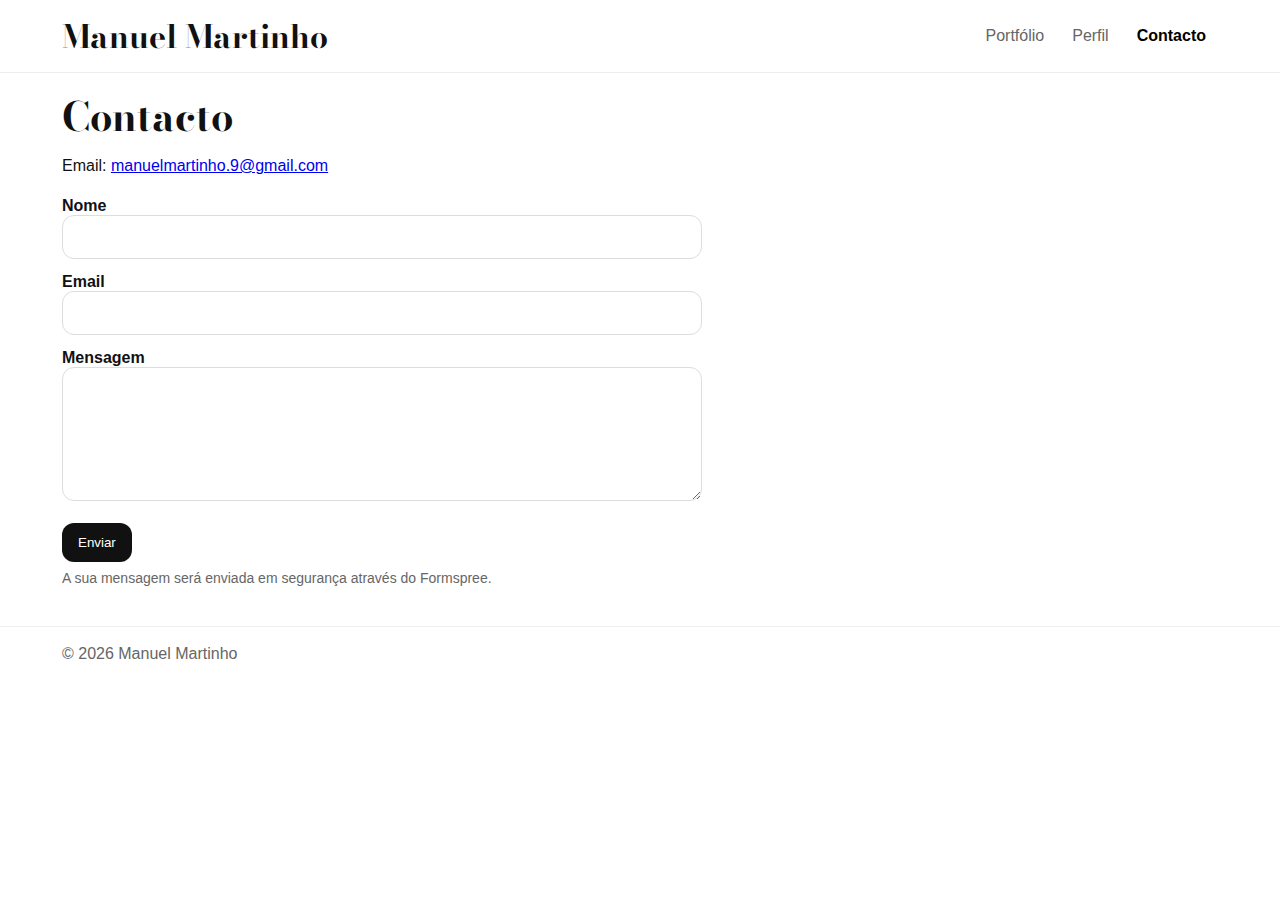
<file: contact.html>
<!DOCTYPE html>
<html lang="pt">
<head>
  <meta charset="UTF-8" />
  <meta name="viewport" content="width=device-width, initial-scale=1" />
  <title>Contacto — Manuel Martinho</title>
  <meta name="description" content="Página de contacto do designer gráfico Manuel Martinho." />
  <link rel="preconnect" href="https://fonts.googleapis.com">
  <link rel="preconnect" href="https://fonts.gstatic.com" crossorigin>
  <link href="https://fonts.googleapis.com/css2?family=Bodoni+Moda:wght@700&display=swap" rel="stylesheet">
  <link rel="stylesheet" href="style.css" />
</head>
<body>
  <header class="site-header">
    <div class="wrap">
      <a class="brand" href="index.html">Manuel Martinho</a>
      <button class="nav-toggle" aria-expanded="false" aria-controls="site-nav" aria-label="Abrir menu">☰</button>
      <nav id="site-nav" class="nav" data-collapsible>
        <a href="index.html#work">Portfólio</a>
        <a href="profile.html">Perfil</a>
        <a class="active" href="contact.html">Contacto</a>
      </nav>
    </div>
  </header>

  <main class="wrap contact">
    <h1 class="page-title">Contacto</h1>
    <p>Email: <a href="mailto:manuelmartinho.9@gmail.com">manuelmartinho.9@gmail.com</a></p>

    <form id="contactForm" class="contact-form" 
          action="https://formspree.io/f/xdklyzdj" 
          method="POST">
      <input type="hidden" name="_subject" value="Nova mensagem do portfólio">
      <input type="text" name="_gotcha" style="display:none" tabindex="-1" autocomplete="off">

      <label>Nome
        <input type="text" name="name" required>
      </label>

      <label>Email
        <input type="email" name="email" required>
      </label>

      <label>Mensagem
        <textarea name="message" rows="6" required></textarea>
      </label>

      <button type="submit">Enviar</button>
      <div id="formOk" class="alert">Mensagem enviada com sucesso.</div>
      <div id="formErr" class="alert">Não foi possível enviar. Tente novamente.</div>
      <p class="form-note">A sua mensagem será enviada em segurança através do Formspree.</p>
    </form>
  </main>

  <footer class="site-footer">
    <div class="wrap">© <span id="y"></span> Manuel Martinho</div>
    <script>document.getElementById('y').textContent=new Date().getFullYear()</script>
  </footer>

  <script>
    // menu móvel
    (function () {
      const btn = document.querySelector('.nav-toggle');
      const nav = document.getElementById('site-nav');
      if (!btn || !nav) return;
      btn.addEventListener('click', () => {
        const open = btn.getAttribute('aria-expanded') === 'true';
        btn.setAttribute('aria-expanded', String(!open));
        nav.classList.toggle('open', !open);
      });
    })();

    // envio ajax do formulário
    (function () {
      const form = document.getElementById('contactForm');
      const ok = document.getElementById('formOk');
      const err = document.getElementById('formErr');
      if (!form) return;
      form.addEventListener('submit', async (e) => {
        e.preventDefault();
        ok.classList.remove('show'); err.classList.remove('show');
        try {
          const resp = await fetch(form.action, {
            method: 'POST',
            headers: { 'Accept': 'application/json' },
            body: new FormData(form)
          });
          if (resp.ok) { form.reset(); ok.classList.add('show'); }
          else { err.classList.add('show'); }
        } catch { err.classList.add('show'); }
      });
    })();
  </script>
</body>
</html>
</file>
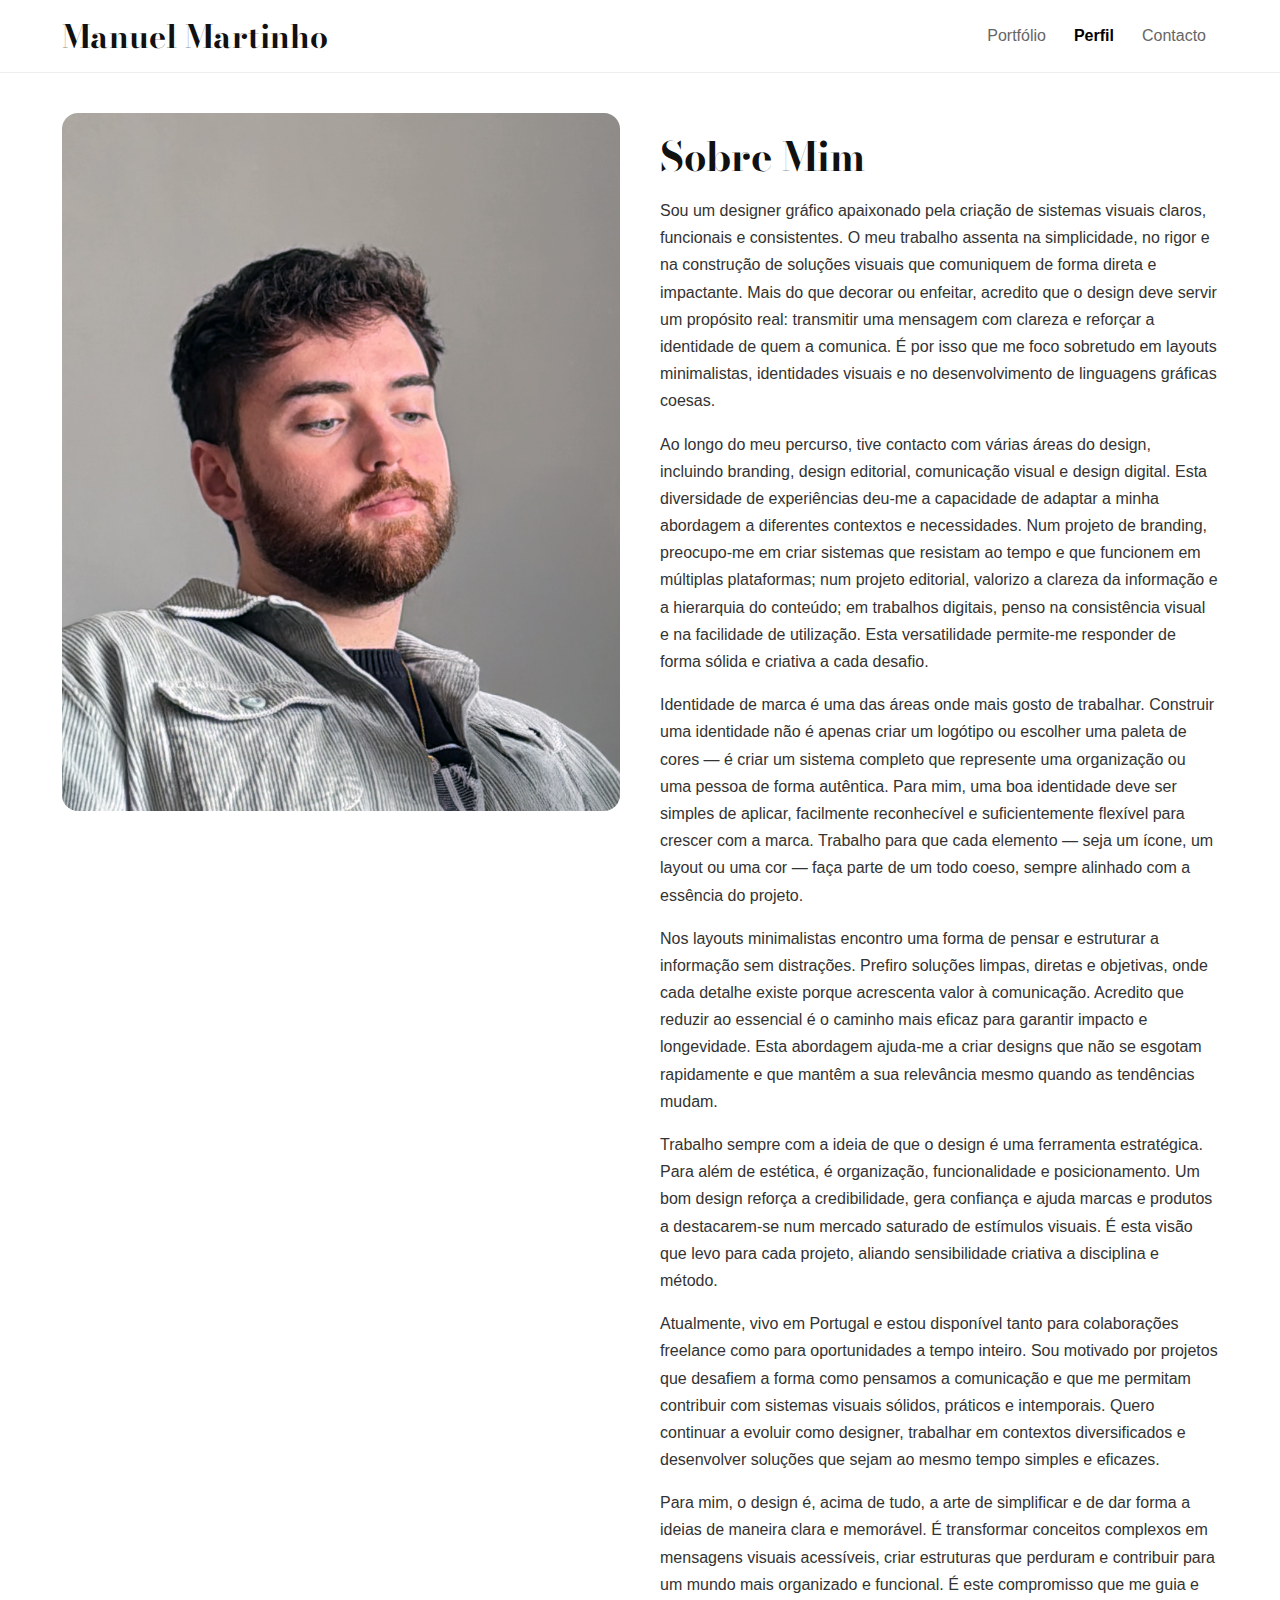
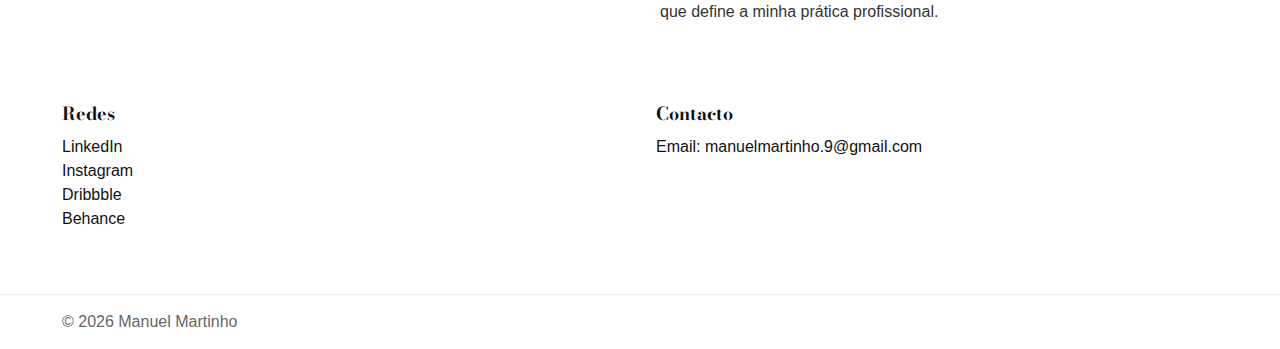
<file: profile.html>
<!DOCTYPE html>
<html lang="pt">
<head>
  <meta charset="UTF-8" />
  <meta name="viewport" content="width=device-width, initial-scale=1" />
  <title>Perfil — Manuel Martinho</title>
  <meta name="description" content="Perfil do designer gráfico Manuel Martinho." />
  <link rel="preconnect" href="https://fonts.googleapis.com">
  <link rel="preconnect" href="https://fonts.gstatic.com" crossorigin>
  <link href="https://fonts.googleapis.com/css2?family=Bodoni+Moda:wght@700&display=swap" rel="stylesheet">
  <link rel="stylesheet" href="style.css" />
</head>
<body>
  <header class="site-header">
    <div class="wrap">
      <a class="brand" href="index.html">Manuel Martinho</a>
      <button class="nav-toggle" aria-expanded="false" aria-controls="site-nav" aria-label="Toggle menu">☰</button>
      <nav id="site-nav" class="nav" data-collapsible>
        <a href="index.html#work">Portfólio</a>
        <a class="active" href="profile.html">Perfil</a>
        <a href="contact.html">Contacto</a>
      </nav>
    </div>
  </header>

  <main class="wrap">
    <section class="profile-wrap">
      <div class="profile-photo">
        <img src="images/profile-photo.PNG" alt="Retrato de Manuel Martinho">
      </div>
      <div class="profile-text">
        <h1 class="page-title">Sobre Mim</h1>
        <p>Sou um designer gráfico apaixonado pela criação de sistemas visuais claros, funcionais e consistentes. O meu trabalho assenta na simplicidade, no rigor e na construção de soluções visuais que comuniquem de forma direta e impactante. Mais do que decorar ou enfeitar, acredito que o design deve servir um propósito real: transmitir uma mensagem com clareza e reforçar a identidade de quem a comunica. É por isso que me foco sobretudo em layouts minimalistas, identidades visuais e no desenvolvimento de linguagens gráficas coesas.</p>

        <p>Ao longo do meu percurso, tive contacto com várias áreas do design, incluindo branding, design editorial, comunicação visual e design digital. Esta diversidade de experiências deu-me a capacidade de adaptar a minha abordagem a diferentes contextos e necessidades. Num projeto de branding, preocupo-me em criar sistemas que resistam ao tempo e que funcionem em múltiplas plataformas; num projeto editorial, valorizo a clareza da informação e a hierarquia do conteúdo; em trabalhos digitais, penso na consistência visual e na facilidade de utilização. Esta versatilidade permite-me responder de forma sólida e criativa a cada desafio.</p>
        
        <p>Identidade de marca é uma das áreas onde mais gosto de trabalhar. Construir uma identidade não é apenas criar um logótipo ou escolher uma paleta de cores — é criar um sistema completo que represente uma organização ou uma pessoa de forma autêntica. Para mim, uma boa identidade deve ser simples de aplicar, facilmente reconhecível e suficientemente flexível para crescer com a marca. Trabalho para que cada elemento — seja um ícone, um layout ou uma cor — faça parte de um todo coeso, sempre alinhado com a essência do projeto.</p>
        
        <p>Nos layouts minimalistas encontro uma forma de pensar e estruturar a informação sem distrações. Prefiro soluções limpas, diretas e objetivas, onde cada detalhe existe porque acrescenta valor à comunicação. Acredito que reduzir ao essencial é o caminho mais eficaz para garantir impacto e longevidade. Esta abordagem ajuda-me a criar designs que não se esgotam rapidamente e que mantêm a sua relevância mesmo quando as tendências mudam.</p>
        
        <p>Trabalho sempre com a ideia de que o design é uma ferramenta estratégica. Para além de estética, é organização, funcionalidade e posicionamento. Um bom design reforça a credibilidade, gera confiança e ajuda marcas e produtos a destacarem-se num mercado saturado de estímulos visuais. É esta visão que levo para cada projeto, aliando sensibilidade criativa a disciplina e método.</p>
        
        <p>Atualmente, vivo em Portugal e estou disponível tanto para colaborações freelance como para oportunidades a tempo inteiro. Sou motivado por projetos que desafiem a forma como pensamos a comunicação e que me permitam contribuir com sistemas visuais sólidos, práticos e intemporais. Quero continuar a evoluir como designer, trabalhar em contextos diversificados e desenvolver soluções que sejam ao mesmo tempo simples e eficazes.</p>
        
        <p>Para mim, o design é, acima de tudo, a arte de simplificar e de dar forma a ideias de maneira clara e memorável. É transformar conceitos complexos em mensagens visuais acessíveis, criar estruturas que perduram e contribuir para um mundo mais organizado e funcional. É este compromisso que me guia e que define a minha prática profissional.</p>
        
      </div>
    </section>

    <!-- Galeria de trabalhos -->
    <!-- <section class="gallery">
      <div class="shot"><img src="images/work-detail1.png" alt="Detalhe do trabalho 1"></div>
      <div class="shot"><img src="images/work-detail2.png" alt="Detalhe do trabalho 2"></div>
      <div class="shot"><img src="images/work-detail3.png" alt="Detalhe do trabalho 3"></div>
      <div class="shot"><img src="images/work-detail4.png" alt="Detalhe do trabalho 4"></div> -->
    </section>

    <!-- Ligações sociais -->
    <section class="profile-footer">
      <div>
        <h3>Redes</h3>
        <ul>
          <li><a href="#" target="_blank">LinkedIn</a></li>
          <li><a href="#" target="_blank">Instagram</a></li>
          <li><a href="#" target="_blank">Dribbble</a></li>
          <li><a href="#" target="_blank">Behance</a></li>
        </ul>
      </div>
      <div>
        <h3>Contacto</h3>
        <ul>
          <li>Email: <a href="mailto:manuelmartinho.9@gmail.com">manuelmartinho.9@gmail.com</a></li>
        </ul>
      </div>
    </section>
  </main>

  <footer class="site-footer">
    <div class="wrap">© <span id="y"></span> Manuel Martinho</div>
    <script>document.getElementById('y').textContent=new Date().getFullYear()</script>
  </footer>

  <script>
    (function () {
      const btn = document.querySelector('.nav-toggle');
      const nav = document.getElementById('site-nav');
      if (!btn || !nav) return;
      btn.addEventListener('click', () => {
        const open = btn.getAttribute('aria-expanded') === 'true';
        btn.setAttribute('aria-expanded', String(!open));
        nav.classList.toggle('open', !open);
      });
    })();
  </script>
</body>
</html>
</file>
<file: style.css>
:root{ --wrap:1200px; --gap:24px }

/* Reset */
*{ box-sizing:border-box }
html,body{ margin:0 }
body{
  font-family:-apple-system, BlinkMacSystemFont, "Helvetica Neue", Helvetica, Arial, "Inter", sans-serif;
  color:#111; background:#fff;
}

/* Header */
.site-header{ position:sticky; top:0; z-index:10; background:#fff; border-bottom:1px solid #eee }
.wrap{ max-width:var(--wrap); margin:0 auto; padding:0 22px }
.site-header .wrap{ display:flex; align-items:center; justify-content:space-between; height:72px }
.brand{ font-family:"Bodoni Moda", serif; font-weight:700; font-size:32px; text-decoration:none; color:#111 }
nav a{ color:#666; text-decoration:none; padding:8px 12px }
nav a.active, nav a:hover{ color:#000; font-weight:600 }

/* Grid */
.grid{ display:grid; grid-template-columns:repeat(12,1fr); gap:var(--gap); margin:28px 0 }
.span-7{ grid-column:span 7 } .span-6{ grid-column:span 6 } .span-5{ grid-column:span 5 } .span-4{ grid-column:span 4 }
.hero-row .span-7{ order:2 } .hero-row .span-5{ order:1 }
@media (max-width:980px){ .span-7,.span-6,.span-5,.span-4{ grid-column:span 12 } }

/* Cards */
.card{ position:relative; display:block; border-radius:22px; overflow:hidden }
.ar-3x2{ aspect-ratio:3/2 } .ar-16x9{ aspect-ratio:16/9 } .ar-1x1{ aspect-ratio:1/1 }
.card img{ position:absolute; inset:0; width:100%; height:100%; object-fit:contain; object-position:center;
  transition:transform .35s ease, filter .35s ease; filter:saturate(1) }
.card:hover img{ transform:scale(1.02); filter:saturate(1.05) }

/* Overlay */
.overlay{ position:absolute; inset:0; display:flex; flex-direction:column; justify-content:center; align-items:center;
  text-align:center; background:rgba(0,0,0,.55); color:#fff; opacity:0; transition:opacity .25s ease; padding:22px }
.overlay h4{ font:700 24px/1 "Bodoni Moda", serif; margin:0 0 8px }
.overlay p{ margin:0; font-size:14px; color:#e5e7eb }
.card:hover .overlay{ opacity:1 }

/* Case / page titles */
.page-title{ font:700 40px/1.2 "Bodoni Moda", serif; margin:20px 0 8px }

/* Profile layout */
.profile-wrap{ display:grid; grid-template-columns:1fr 1fr; gap:40px; align-items:start; margin:40px 0 }
.profile-photo img{ width:100%; border-radius:16px; object-fit:cover }
.profile-text p{ line-height:1.7; color:#333; margin-bottom:16px }
.profile-footer{ display:grid; grid-template-columns:repeat(auto-fit,minmax(200px,1fr)); gap:32px; margin:60px 0 }
.profile-footer h3{ font:700 18px/1.4 "Bodoni Moda", serif; margin:0 0 12px }
.profile-footer ul{ list-style:none; padding:0; margin:0 }
.profile-footer li{ margin-bottom:6px }
.profile-footer a{ text-decoration:none; color:#111 }
.profile-footer a:hover{ text-decoration:underline }
@media(max-width:900px){ .profile-wrap{ grid-template-columns:1fr } }

/* Contact form */
.contact-form{ max-width:640px; margin:22px 0 }
.contact-form label{ display:block; font-weight:600; margin:14px 0 6px }
.contact-form input, .contact-form textarea{
  width:100%; padding:12px 14px; border:1px solid #ddd; border-radius:12px; font:inherit
}
.contact-form button{
  margin-top:12px; padding:12px 16px; border:0; border-radius:12px; background:#111; color:#fff; cursor:pointer
}
.contact-form button:hover{ filter:brightness(0.95) }
.form-note{ color:#666; font-size:14px; margin-top:8px }
.alert{ margin-top:14px; padding:12px 14px; border-radius:10px; background:#f6f6f6; color:#111; display:none }
.alert.show{ display:block }

/* Mobile nav */
.nav-toggle{
  display:none; border:1px solid #ddd; background:#fff; border-radius:10px;
  padding:8px 10px; font:600 14px/1 Inter, system-ui, sans-serif; cursor:pointer
}
.nav{ display:flex; gap:4px }
@media (max-width:860px){
  .nav-toggle{ display:block }
  .nav{ position:absolute; right:22px; top:72px; background:#fff; border:1px solid #eee;
        border-radius:12px; padding:8px; display:none; flex-direction:column; min-width:180px;
        box-shadow:0 10px 30px rgba(0,0,0,.06) }
  .nav.open{ display:flex }
  .nav a{ padding:10px 12px }
}

/* Footer */
.site-footer{ border-top:1px solid #eee; margin-top:40px; padding:18px 0; color:#666 }
</file>
